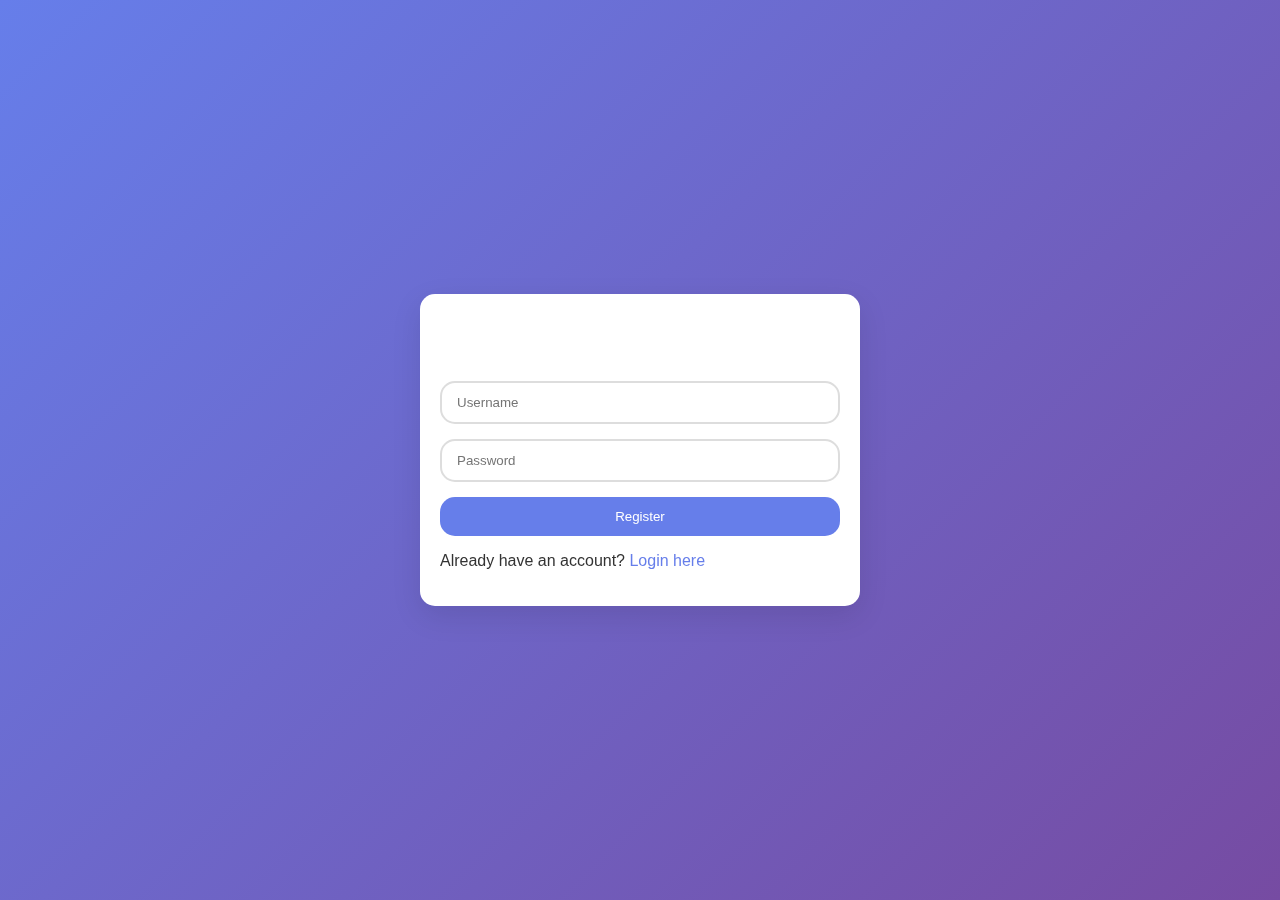
<file: index.html>
<!DOCTYPE html>
<html>
<head>
    <title>Chat App</title>
    <link rel="stylesheet" type="text/css" href="style.css">
</head>
<body>
    <div class="container">
        <div id="form-container">
            <div id="register-form">
                <h2>Register</h2>
                <input type="text" id="register-username" placeholder="Username">
                <input type="password" id="register-password" placeholder="Password">
                <button onclick="register()">Register</button>
                <p>Already have an account? <a href="#" onclick="showLoginForm()">Login here</a></p>
            </div>
            <div id="login-form" style="display:none;">
                <h2>Login</h2>
                <input type="text" id="login-username" placeholder="Username">
                <input type="password" id="login-password" placeholder="Password">
                <button onclick="login()">Login</button>
                <p>Need an account? <a href="#" onclick="showRegisterForm()">Register here</a></p>
            </div>
        </div>

        <!-- Добавлено поле для ввода сообщения и кнопка отправки -->
        <div id="chat" style="display:none;">
            <h2>Chat</h2>
            <div id="chat-messages" style="height: 300px; overflow-y: scroll;"></div>
            <input type="text" id="chat-message" placeholder="Type a message...">
            <button onclick="sendChatMessage()">Send</button>
        </div>
    </div>
    <script src="chat.js"></script>

    <script>
        const socket = new WebSocket("ws://localhost:8080");
    
        socket.onopen = function(e) {
            console.log("Connection established!");
        };
    
        socket.onmessage = function(event) {
            const data = JSON.parse(event.data);
            if (data.action === "message") {
                // Обработка полученного сообщения
                const chatMessages = document.getElementById("chat-messages");
                if (chatMessages) {
                    chatMessages.innerHTML += `<div>${data.message}</div>`;
                }
            }
        };
    
        function sendChatMessage() {
            const messageInput = document.getElementById("chat-message");
            const message = messageInput.value.trim(); // Убираем лишние пробелы в начале и в конце
            if (message) {
                const username = sessionStorage.getItem("username");
                const fullMessage = username + ": " + message;
                socket.send(JSON.stringify({ action: "message", message: fullMessage }));
                messageInput.value = "";
            }
        }
    </script>
    
</body>
</html>
</file>
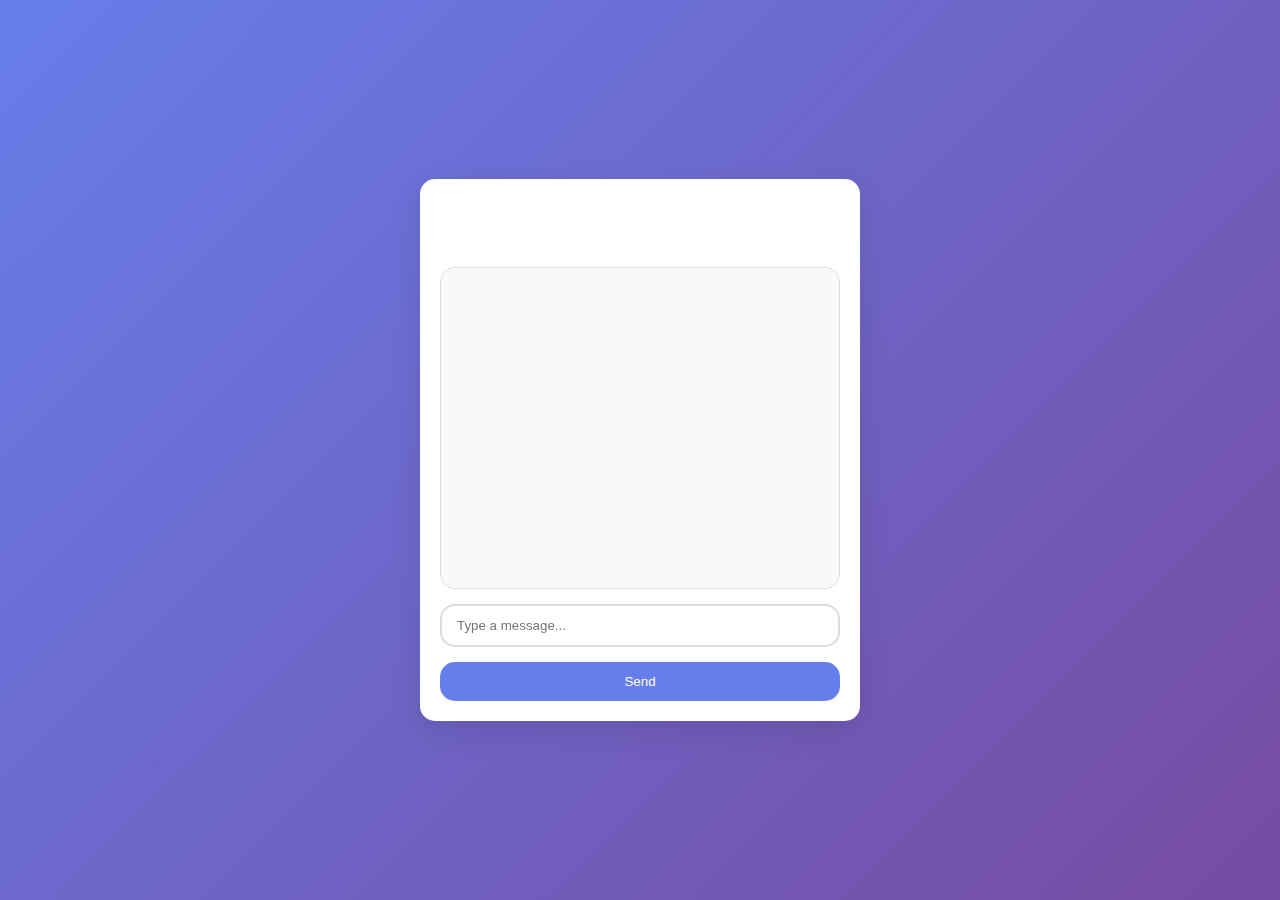
<file: chat.html>
<!DOCTYPE html>
<html>
<head>
    <title>Chat</title>
    <link rel="stylesheet" type="text/css" href="style.css">
</head>
<body>
    <div id="chat">
        <h2>Chat</h2>
        <div id="chat-messages" style="height: 300px; overflow-y: scroll;"></div>
        <input type="text" id="chat-message" placeholder="Type a message...">
        <button onclick="sendChatMessage()">Send</button>
    </div>
    <script src="chat.js"></script>
    
    <script>
        const socket = new WebSocket("ws://localhost:8080");
    
        socket.onopen = function(e) {
            console.log("Connection established!");
        };
    
        socket.onmessage = function(event) {
            const data = JSON.parse(event.data);
            if (data.action === "message") {
                // Обработка полученного сообщения
                const chatMessages = document.getElementById("chat-messages");
                if (chatMessages) {
                    chatMessages.innerHTML += `<div>${data.message}</div>`;
                }
            }
        };
    
        function sendChatMessage() {
            const messageInput = document.getElementById("chat-message");
            const message = messageInput.value.trim(); // Убираем лишние пробелы в начале и в конце
            if (message) {
                const username = sessionStorage.getItem("username");
                const fullMessage = username + ": " + message;
                socket.send(JSON.stringify({ action: "message", message: fullMessage }));
                messageInput.value = "";
            }
        }
    </script>
</body>
</html>
</file>
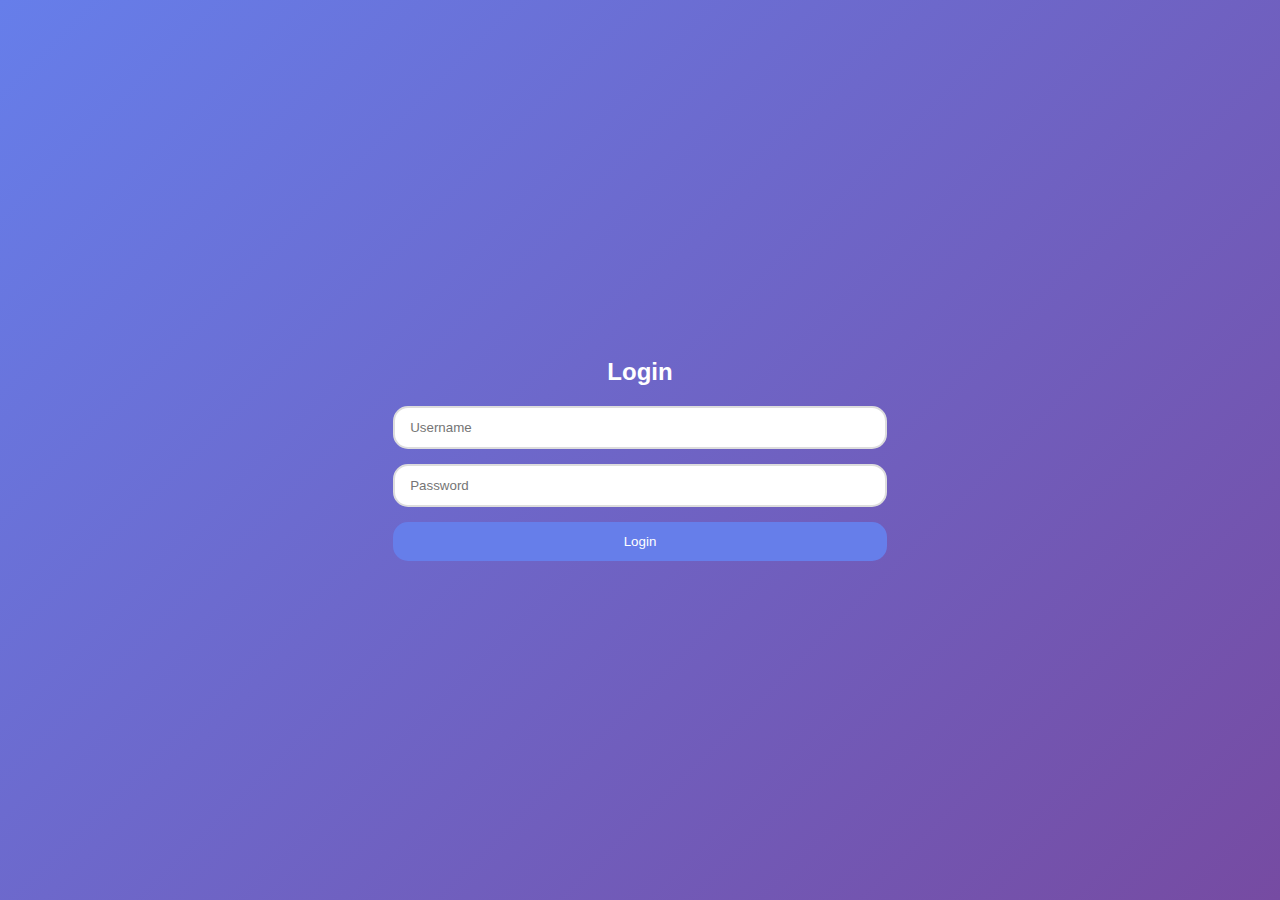
<file: login.html>
<!DOCTYPE html>
<html>
<head>
    <title>Login</title>
    <link rel="stylesheet" type="text/css" href="style.css">
</head>
<body>
    <div id="login">
        <h2>Login</h2>
        <input type="text" id="login-username" placeholder="Username">
        <input type="password" id="login-password" placeholder="Password">
        <button onclick="login()">Login</button>

        <!-- Добавлено поле для ввода сообщения и кнопка отправки -->
        <div id="chat" style="display:none;">
            <h2>Chat</h2>
            <div id="chat-messages" style="height: 300px; overflow-y: scroll;"></div>
            <input type="text" id="chat-message" placeholder="Type a message...">
            <button onclick="sendChatMessage()">Send</button>
        </div>
    </div>
    <script src="chat.js"></script>

    <script>
        const socket = new WebSocket("ws://localhost:8080");
    
        socket.onopen = function(e) {
            console.log("Connection established!");
        };
    
        socket.onmessage = function(event) {
            const data = JSON.parse(event.data);
            if (data.action === "message") {
                // Обработка полученного сообщения
                const chatMessages = document.getElementById("chat-messages");
                if (chatMessages) {
                    chatMessages.innerHTML += `<div>${data.message}</div>`;
                }
            }
        };
    
        function sendChatMessage() {
            const messageInput = document.getElementById("chat-message");
            const message = messageInput.value.trim(); // Убираем лишние пробелы в начале и в конце
            if (message) {
                const username = sessionStorage.getItem("username");
                const fullMessage = username + ": " + message;
                socket.send(JSON.stringify({ action: "message", message: fullMessage }));
                messageInput.value = "";
            }
        }
    </script>
    
</body>
</html>
</file>
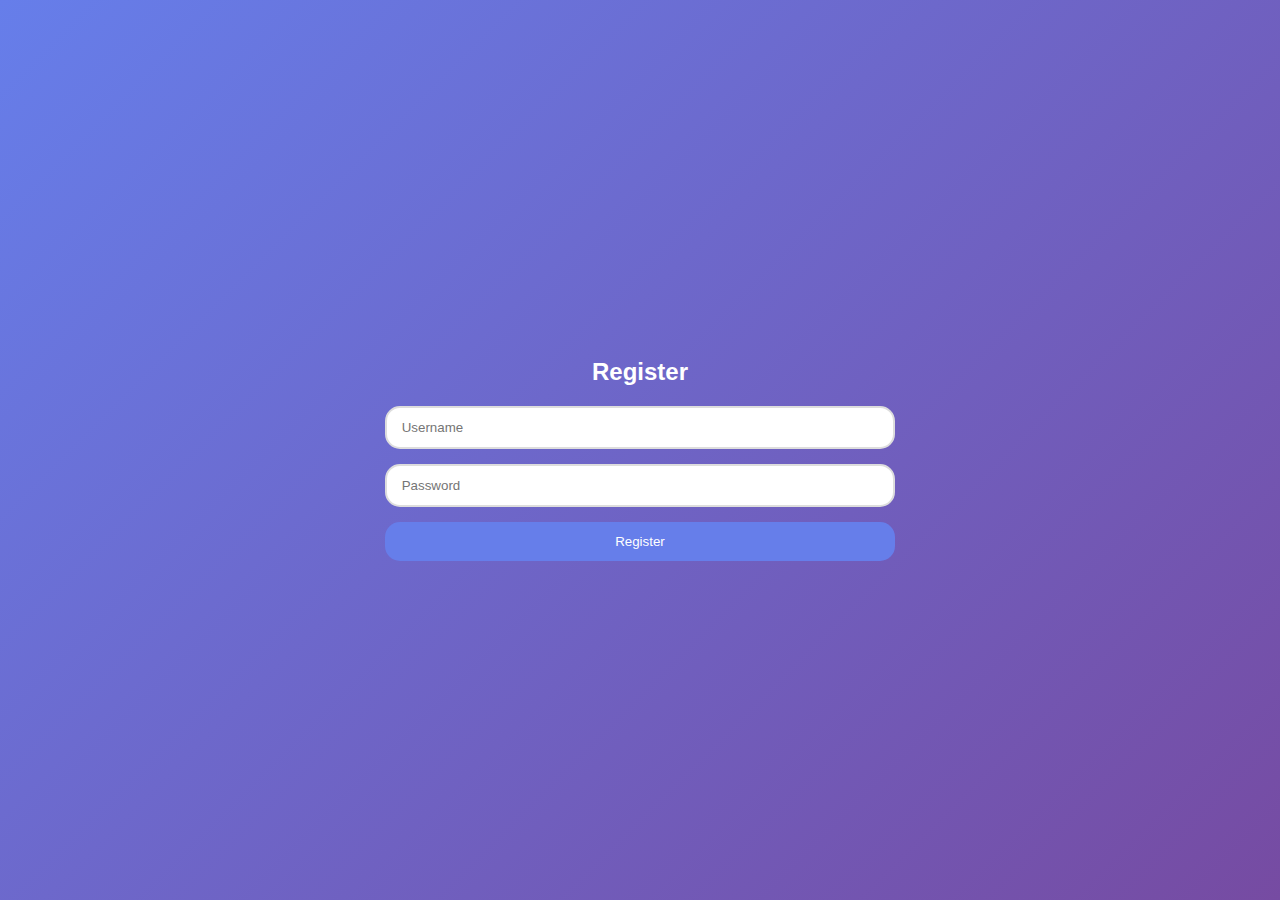
<file: register.html>
<!DOCTYPE html>
<html>
<head>
    <title>Register</title>
    <link rel="stylesheet" type="text/css" href="style.css">
</head>
<body>
    <div id="register">
        <h2>Register</h2>
        <input type="text" id="register-username" placeholder="Username">
        <input type="password" id="register-password" placeholder="Password">
        <button onclick="register()">Register</button>
    </div>
    <script src="chat.js"></script>

    <script>
        const socket = new WebSocket("ws://localhost:8080");
    
        socket.onopen = function(e) {
            console.log("Connection established!");
        };
    
        socket.onmessage = function(event) {
            const data = JSON.parse(event.data);
            if (data.action === "message") {
                // Обработка полученного сообщения
                const chatMessages = document.getElementById("chat-messages");
                if (chatMessages) {
                    chatMessages.innerHTML += `<div>${data.message}</div>`;
                }
            }
        };
    
        function register() {
            const username = document.getElementById("register-username").value;
            const password = document.getElementById("register-password").value;
            socket.send(JSON.stringify({ action: "register", user: { username, password } }));
            sessionStorage.setItem("username", username);
        }
    </script>
    
</body>
</html>
</file>
<file: style.css>
body {
    font-family: 'Arial', sans-serif;
    background: linear-gradient(135deg, #667eea, #764ba2);
    color: #333;
    height: 100vh;
    margin: 0;
    display: flex;
    justify-content: center;
    align-items: center;
}

.container, #chat {
    background: white;
    padding: 20px;
    border-radius: 15px;
    box-shadow: 0 10px 30px rgba(0, 0, 0, 0.1);
    width: 400px;
    max-width: 90%;
    backdrop-filter: blur(10px);
}

#chat-messages {
    height: 300px;
    overflow-y: auto;
    background: #f9f9f9;
    border: 1px solid #ddd;
    border-radius: 15px;
    padding: 10px;
    margin-bottom: 15px;
}

input[type="text"], input[type="password"] {
    width: 100%;
    padding: 12px 15px;
    margin-bottom: 15px;
    border: 2px solid #ddd;
    border-radius: 15px;
    box-sizing: border-box;
    transition: border-color 0.3s;
}

input[type="text"]:focus, input[type="password"]:focus {
    border-color: #667eea;
    outline: none;
}

button {
    width: 100%;
    padding: 12px 15px;
    background-color: #667eea;
    color: white;
    border: none;
    border-radius: 15px;
    cursor: pointer;
    transition: background-color 0.3s, transform 0.3s;
}

button:hover {
    background-color: #764ba2;
    transform: translateY(-2px);
}

a {
    color: #667eea;
    text-decoration: none;
}

a:hover {
    text-decoration: underline;
}

h2 {
    text-align: center;
    margin-bottom: 20px;
    color: white;
}

/* Добавление анимаций для улучшения интерактивности */
@keyframes fadeIn {
    from { opacity: 0; }
    to { opacity: 1; }
}

.container, #chat {
    animation: fadeIn 1s;
}
</file>
